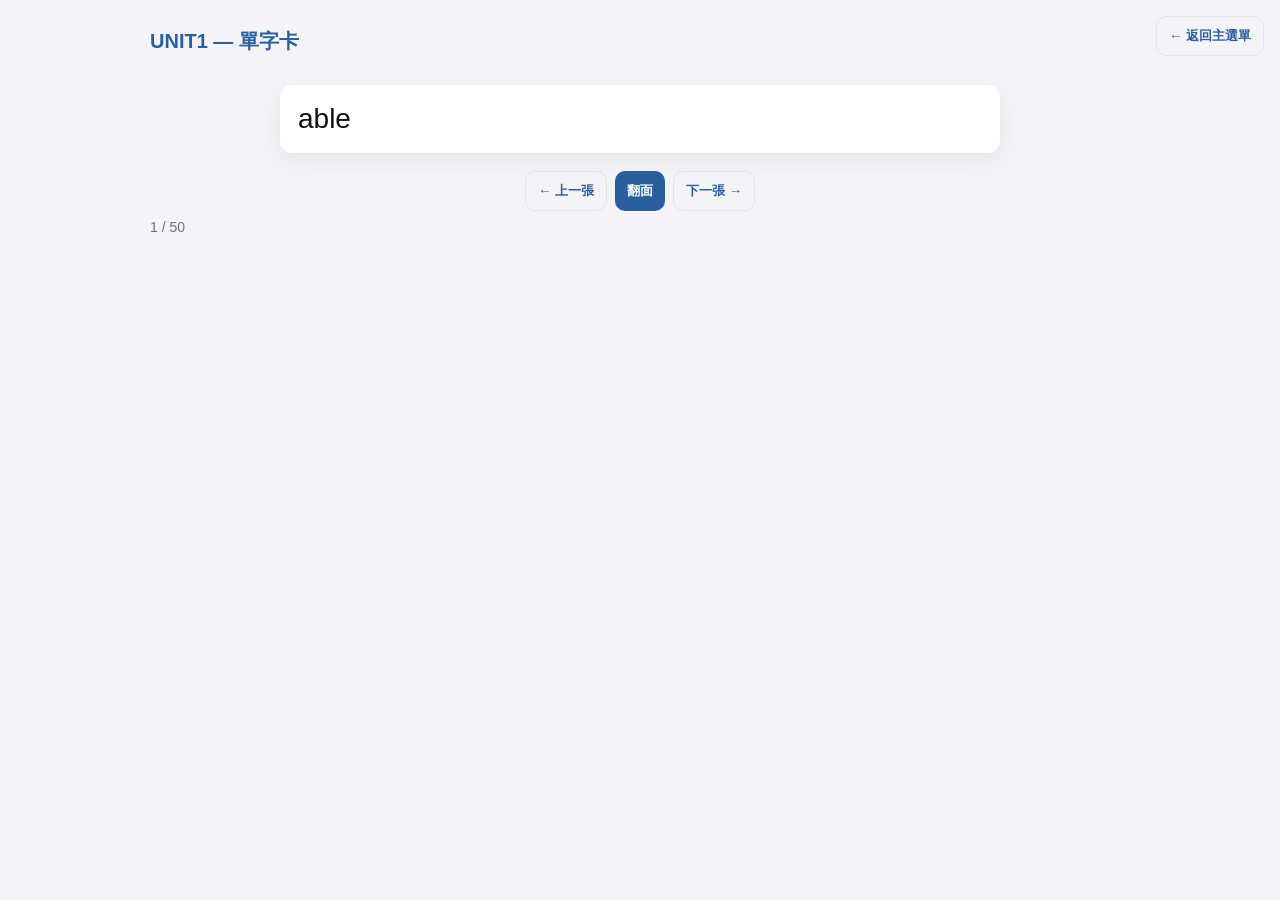
<file: flashcards.html>
<!doctype html><html lang="zh-Hant"><head><meta charset='utf-8'><meta name='viewport' content='width=device-width,initial-scale=1'><title>單字卡</title><link rel='stylesheet' href='styles.css'></head><body><div class='container'><header><h1 id='page-title'>單字卡</h1><div style="position:absolute;right:16px;top:16px"><button class="btn ghost" onclick="location.href=BASE_PATH+'home.html'">← 返回主選單</button></div></header><main><div class='card-center' id='card-center'><div id='card-body' style='font-size:28px'>載入中…</div></div><div style='display:flex;justify-content:center;gap:8px;margin-top:12px'><button id='prev' class='btn ghost'>← 上一張</button><button id='flip' class='btn'>翻面</button><button id='next' class='btn ghost'>下一張 →</button></div><div class='status' id='progress'></div></main></div><script src='data.js'></script><script src='app-common.js'></script><script>const unitF = qsParam('u')||'unit1'; document.getElementById('page-title').textContent = unitF.toUpperCase() + ' — 單字卡'; const listF = vocabByUnit[unitF]||[]; let idx=0, flipped=false; function render(){ if(!listF.length){ document.getElementById('card-body').textContent='本單元沒有單字'; return;} const it=listF[idx]; document.getElementById('card-body').textContent = flipped? it.definition : it.word; document.getElementById('progress').textContent = (idx+1) + ' / ' + listF.length;} document.getElementById('prev').onclick = ()=>{ idx=(idx-1+listF.length)%listF.length; flipped=false; render(); }; document.getElementById('next').onclick = ()=>{ idx=(idx+1)%listF.length; flipped=false; render(); }; document.getElementById('flip').onclick = ()=>{ flipped = !flipped; render(); }; render();</script></body></html>
</file>
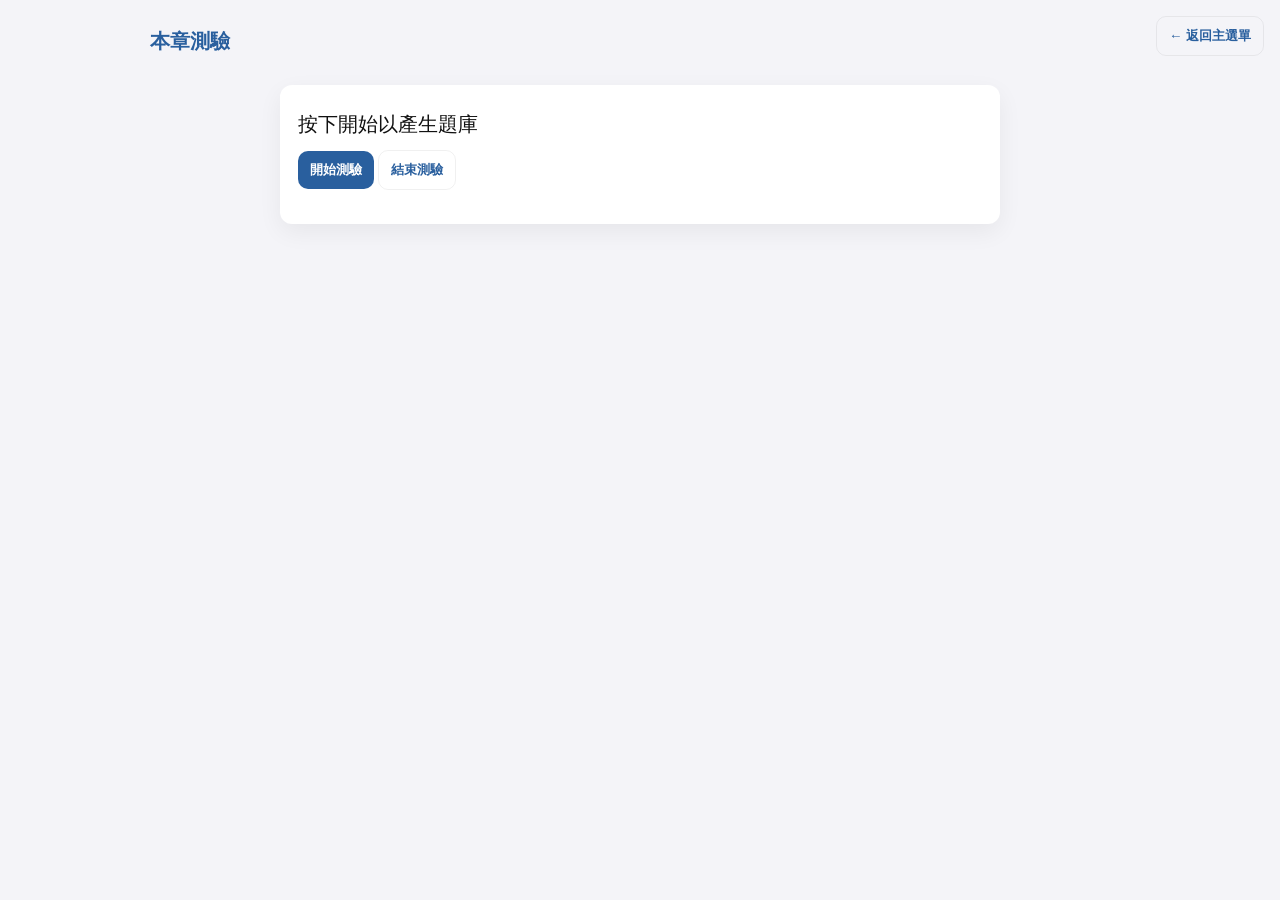
<file: quiz.html>
<!doctype html><html lang="zh-Hant"><head><meta charset='utf-8'><meta name='viewport' content='width=device-width,initial-scale=1'><title>測驗</title><link rel='stylesheet' href='styles.css'></head><body><div class='container'><header><h1 id='page-title'>本章測驗</h1><div style="position:absolute;right:16px;top:16px"><button class="btn ghost" id="backTop">← 返回主選單</button></div></header><main><div class='card-center' id='quiz-area'><div id='meta' class='status'></div><div id='qbox' style='font-size:20px;margin-bottom:12px'>按下開始以產生題庫</div><div id='choices'></div><div id='controls' style='margin-top:12px'><button id='start' class='btn'>開始測驗</button> <button id='end' class='btn ghost hidden'>結束測驗</button></div><div id='result' style='margin-top:16px'></div></div></main></div><script src='data.js'></script><script src='app-common.js'></script><script>
// 【已修正】新增 qsParam 函式和 BASE_PATH 變數，以確保 URL 參數讀取和連結的穩定性
function qsParam(n){
    return new URL(location.href).searchParams.get(n);
}
const BASE_PATH = '';

const unitQ = qsParam('u')||'unit1'; const mode = qsParam('mode')||'mix'; document.getElementById('page-title').textContent = unitQ.toUpperCase() + ' — 本章測驗';
const listQ = vocabByUnit[unitQ]||[];
document.getElementById('backTop').onclick = ()=> location.href = BASE_PATH + 'home.html';
let poolA=[], poolB=[], quiz=[], pos=0, correct=0, timer=0, tid=null, answers=[];
function buildPools(){ poolA = listQ.map((it,i)=>({id:(i+1)+'A',type:'A',prompt:it.word,answer:it.definition})); poolB = listQ.map((it,i)=>({id:(i+1)+'B',type:'B',prompt:it.definition,answer:it.word})); if(mode==='a'){ quiz = poolA.slice(); } else if(mode==='b'){ quiz = poolB.slice(); } else if(mode==='wrong'){ try{ const wb=JSON.parse(localStorage.getItem('wrongBook')||'{}'); const list = (wb && wb[unitQ])? wb[unitQ] : []; if(list.length>0){ quiz = list.map((w,i)=>({id:w.id||('W'+i+1), type:w.type, prompt:w.prompt, answer:w.correct||w.answer})); } else { quiz = []; } }catch(e){ quiz = []; } } else { quiz = poolA.concat(poolB); } // shuffle quiz
  for(let i=quiz.length-1;i>0;i--){ const j=Math.floor(Math.random()*(i+1)); [quiz[i],quiz[j]]=[quiz[j],quiz[i]]; } }
function start(){ if(!listQ.length){ alert('本單元沒有單字'); return;} buildPools(); pos=0; correct=0; timer=0; answers=[]; document.getElementById('start').classList.add('hidden'); document.getElementById('end').classList.remove('hidden'); tid = setInterval(()=>{ timer++; updateStatus(); },1000); showQuestion(); }
function endNow(){ if(tid) clearInterval(tid); tid=null; saveResult(); showResult(); }
function showQuestion(){ if(pos>=quiz.length){ endNow(); return;} const q=quiz[pos]; document.getElementById('meta').textContent = '題型: '+(q.type==='A'?'英→中':'中→英')+' | 題數: '+(pos+1)+' / '+quiz.length+' | 時間: '+timer+'s'; document.getElementById('qbox').textContent = (q.type==='A'?'英文：':'中文：') + q.prompt; const pool = (q.type==='A')? listQ.map(i=>i.definition) : listQ.map(i=>i.word); let opts = pool.filter(o=>o!==q.answer).sort(()=>Math.random()-0.5).slice(0,3); opts.push(q.answer); opts.sort(()=>Math.random()-0.5); const choices = document.getElementById('choices'); choices.innerHTML=''; opts.forEach(o=>{ const d=document.createElement('div'); d.className='choice'; d.textContent = o; d.onclick = ()=>{ answers.push({id:q.id,type:q.type,prompt:q.prompt,correct:q.answer,selected:o,index:pos+1,isCorrect:o===q.answer}); if(o===q.answer){ d.classList.add('correct'); correct++; } else { d.classList.add('wrong'); const ca=document.createElement('div'); ca.className='status'; ca.textContent = '正確答案：' + q.answer; d.appendChild(ca); } pos++; setTimeout(showQuestion,700); }; choices.appendChild(d); }); updateStatus(); }
function updateStatus(){ document.getElementById('controls').style.display='block'; document.getElementById('meta').style.visibility='visible'; document.getElementById('controls').innerHTML = '<button id="start" class="btn hidden">開始測驗</button> <button id="end" class="btn ghost">結束測驗</button>'; document.getElementById('end').onclick = endNow; }
function saveResult(){ const accuracy = Math.round(correct/quiz.length*1000)/10; const score = Math.round(correct/quiz.length*100); const res = {unit:unitQ,total:quiz.length,correct:correct,time:timer,accuracy:accuracy,score:score,timestamp:Date.now()}; saveLastResult(res); localStorage.setItem('lastAnswers', JSON.stringify({unit:unitQ,answers:answers,timestamp:Date.now()})); // update wrongBook
  try{ const wb = JSON.parse(localStorage.getItem('wrongBook')||'{}'); wb[unitQ] = wb[unitQ] || []; const wrongs = answers.filter(a=>!a.isCorrect).map(a=>({id:a.id,type:a.type,prompt:a.prompt,selected:a.selected,correct:a.correct})); wrongs.forEach(w=>{ const exists = wb[unitQ].some(x=>x.prompt===w.prompt && x.type===w.type && x.correct===w.correct); if(!exists) wb[unitQ].push(w); }); localStorage.setItem('wrongBook', JSON.stringify(wb)); }catch(e){ console.warn(e); } }
function showResult(){ const r = loadLastResult(); const el = document.getElementById('result'); if(!r){ el.innerHTML = '<div class="status">沒有成績記錄</div>'; return; } el.innerHTML = '<div class="card-center"><h3>測驗完成</h3><p>作答時間：'+r.time+' 秒</p><p>正確率：'+r.accuracy+'%</p><p>分數：'+r.score+' 分</p><p style="margin-top:8px"><a href="result.html">查看詳細錯題/成績</a></p></div>'; document.getElementById('start').classList.remove('hidden'); document.getElementById('end').classList.add('hidden'); }
document.getElementById('start').onclick = start; document.getElementById('end').onclick = endNow;
</script></body></html>
</file>
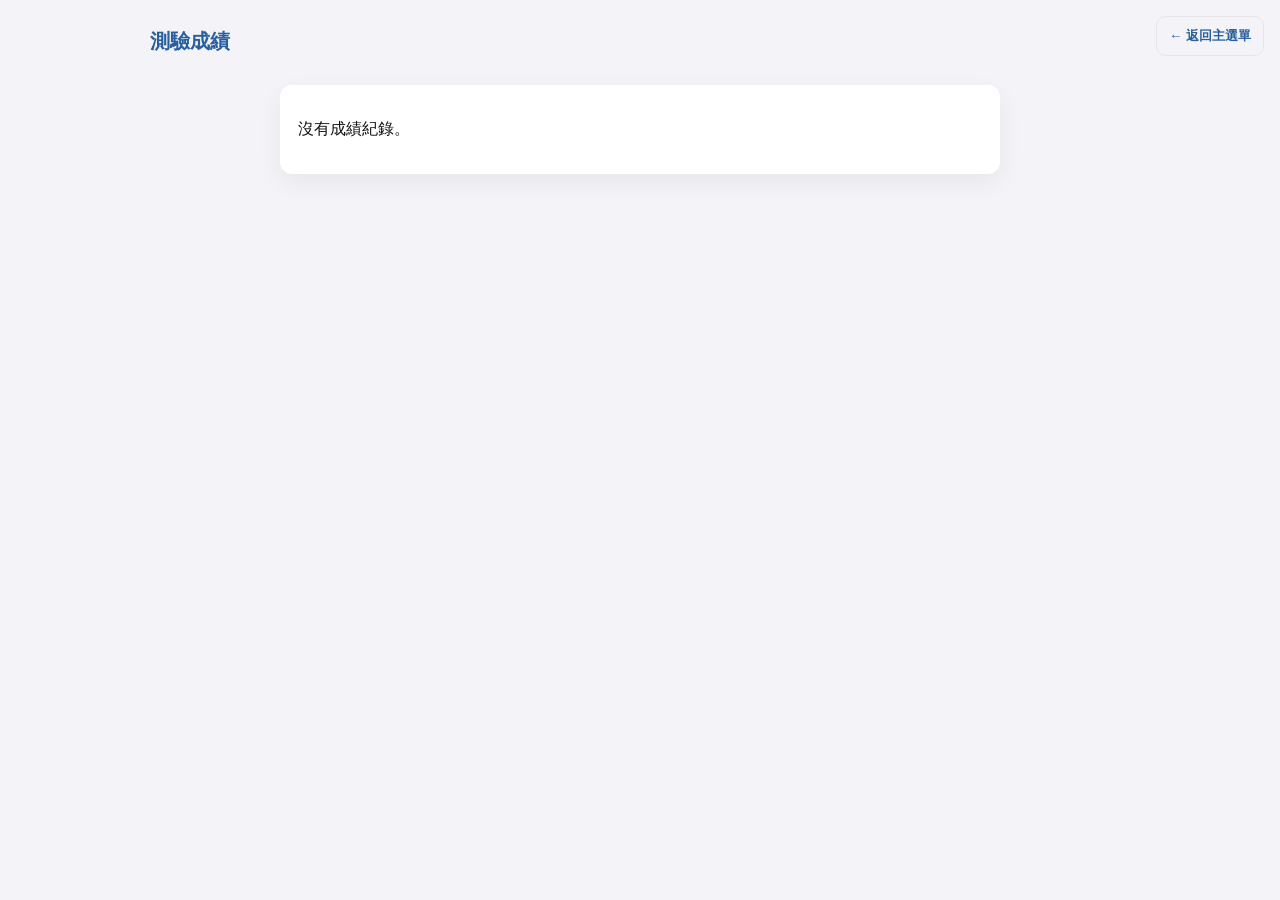
<file: result.html>
<!doctype html><html lang="zh-Hant"><head><meta charset='utf-8'><meta name='viewport' content='width=device-width,initial-scale=1'><title>成績</title><link rel='stylesheet' href='styles.css'></head><body><div class='container'><header><h1>測驗成績</h1><div style="position:absolute;right:16px;top:16px"><button class="btn ghost" onclick="location.href=BASE_PATH+'home.html'">← 返回主選單</button></div></header><main><div id='report' class='card-center'>載入中…</div></main></div><script src='app-common.js'></script><script>
(function(){ const r = loadLastResult(); const el = document.getElementById('report'); if(!r){ el.innerHTML = '<p>沒有成績紀錄。</p>'; return; } el.innerHTML = `<h3>單元：${r.unit||''}</h3><p>作答時間：${r.time} 秒</p><p>正確率：${r.accuracy}%</p><p>分數：${r.score} 分</p><p>完成時間：${new Date(r.timestamp).toLocaleString()}</p>`; const details = JSON.parse(localStorage.getItem('lastAnswers')||'null'); if(details && details.answers){ const wrongs = details.answers.filter(a=>!a.isCorrect); el.innerHTML += `<h4 style="margin-top:12px">錯題（共 ${wrongs.length} 題）</h4>`; if(wrongs.length===0){ el.innerHTML += '<p>恭喜全部答對！</p>'; } else { el.innerHTML += '<ol>'; wrongs.forEach(w=>{ el.innerHTML += `<li style="margin-bottom:8px"><div><strong>${w.index}. ${w.type==='A'?'英→中':'中→英'}</strong></div><div>題目：${escapeHtml(w.prompt)}</div><div>你的答案：${escapeHtml(w.selected)}</div><div style="color:#2d6df6">正確答案：${escapeHtml(w.correct)}</div></li>`; }); el.innerHTML += '</ol>'; } } // link to wrongbook
el.innerHTML += '<p style="margin-top:8px"><a href="wrongbook.html?u=' + (r.unit||'unit1') + '">查看錯題本</a></p>'; })();
</script></body></html>
</file>
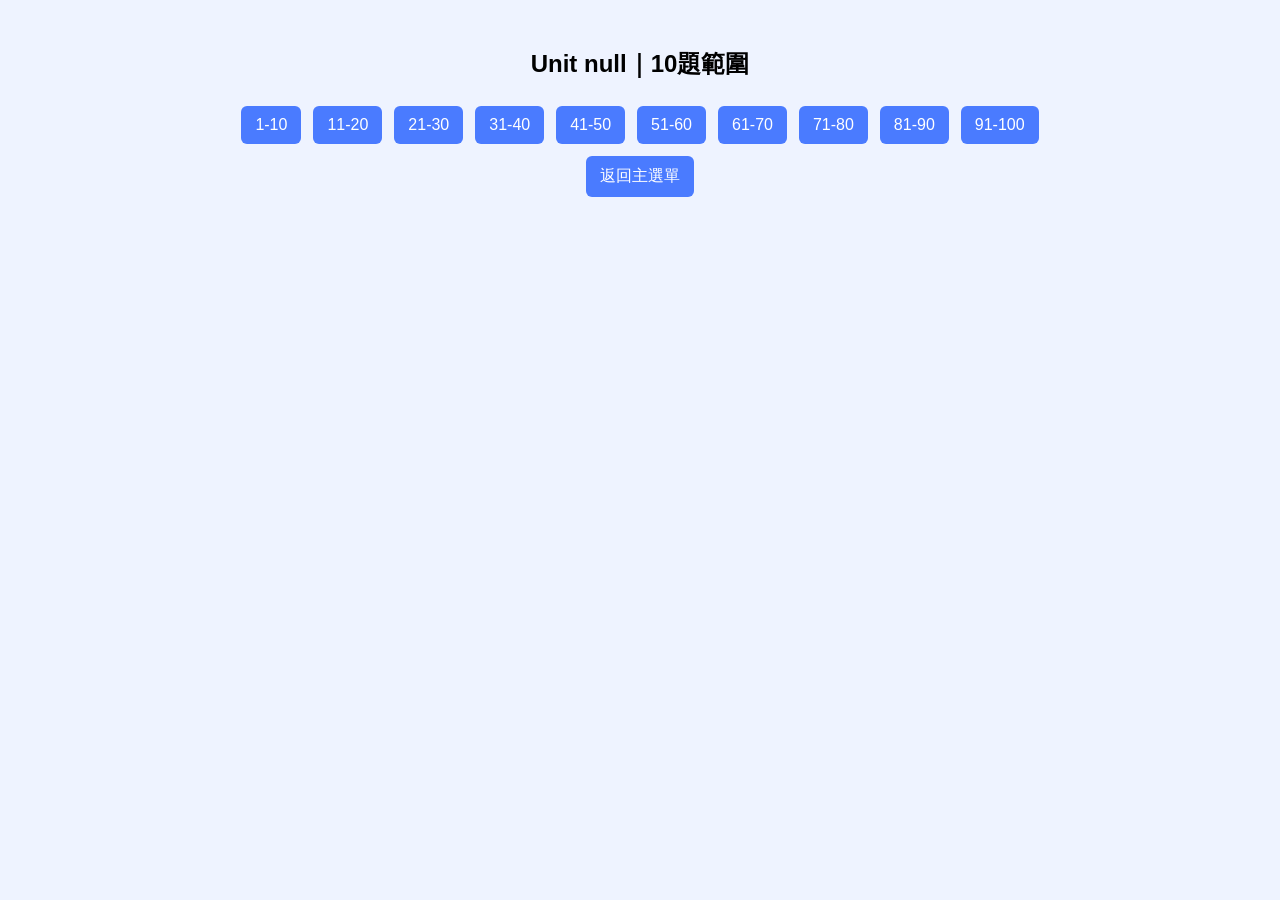
<file: unit10.html>
<!DOCTYPE html><html lang="zh-Hant"><head><meta charset="UTF-8"><meta name="viewport" content="width=device-width,initial-scale=1"><title>10題模式</title><style>body{font-family:sans-serif;background:#eef3ff;padding:20px;text-align:center}.btn{display:inline-block;padding:10px 14px;background:#4a7bff;color:#fff;margin:6px;border-radius:6px;text-decoration:none}</style></head><body><h2 id='title'></h2><div id='buttons'></div><a href='home.html' class='btn'>返回主選單</a><script>function qs(n){return new URL(location.href).searchParams.get(n);}const u=qs('u');document.getElementById('title').innerText='Unit '+u+'｜10題範圍';const box=document.getElementById('buttons');for(let s=1;s<=91;s+=10){let e=s+9;let quizLink=document.createElement('a');quizLink.className='btn';quizLink.href='quiz.html?u='+u+'&mode=fixed10&range='+s+'-'+e;quizLink.textContent=s+'-'+e;box.appendChild(quizLink);} </script></body></html>
</file>
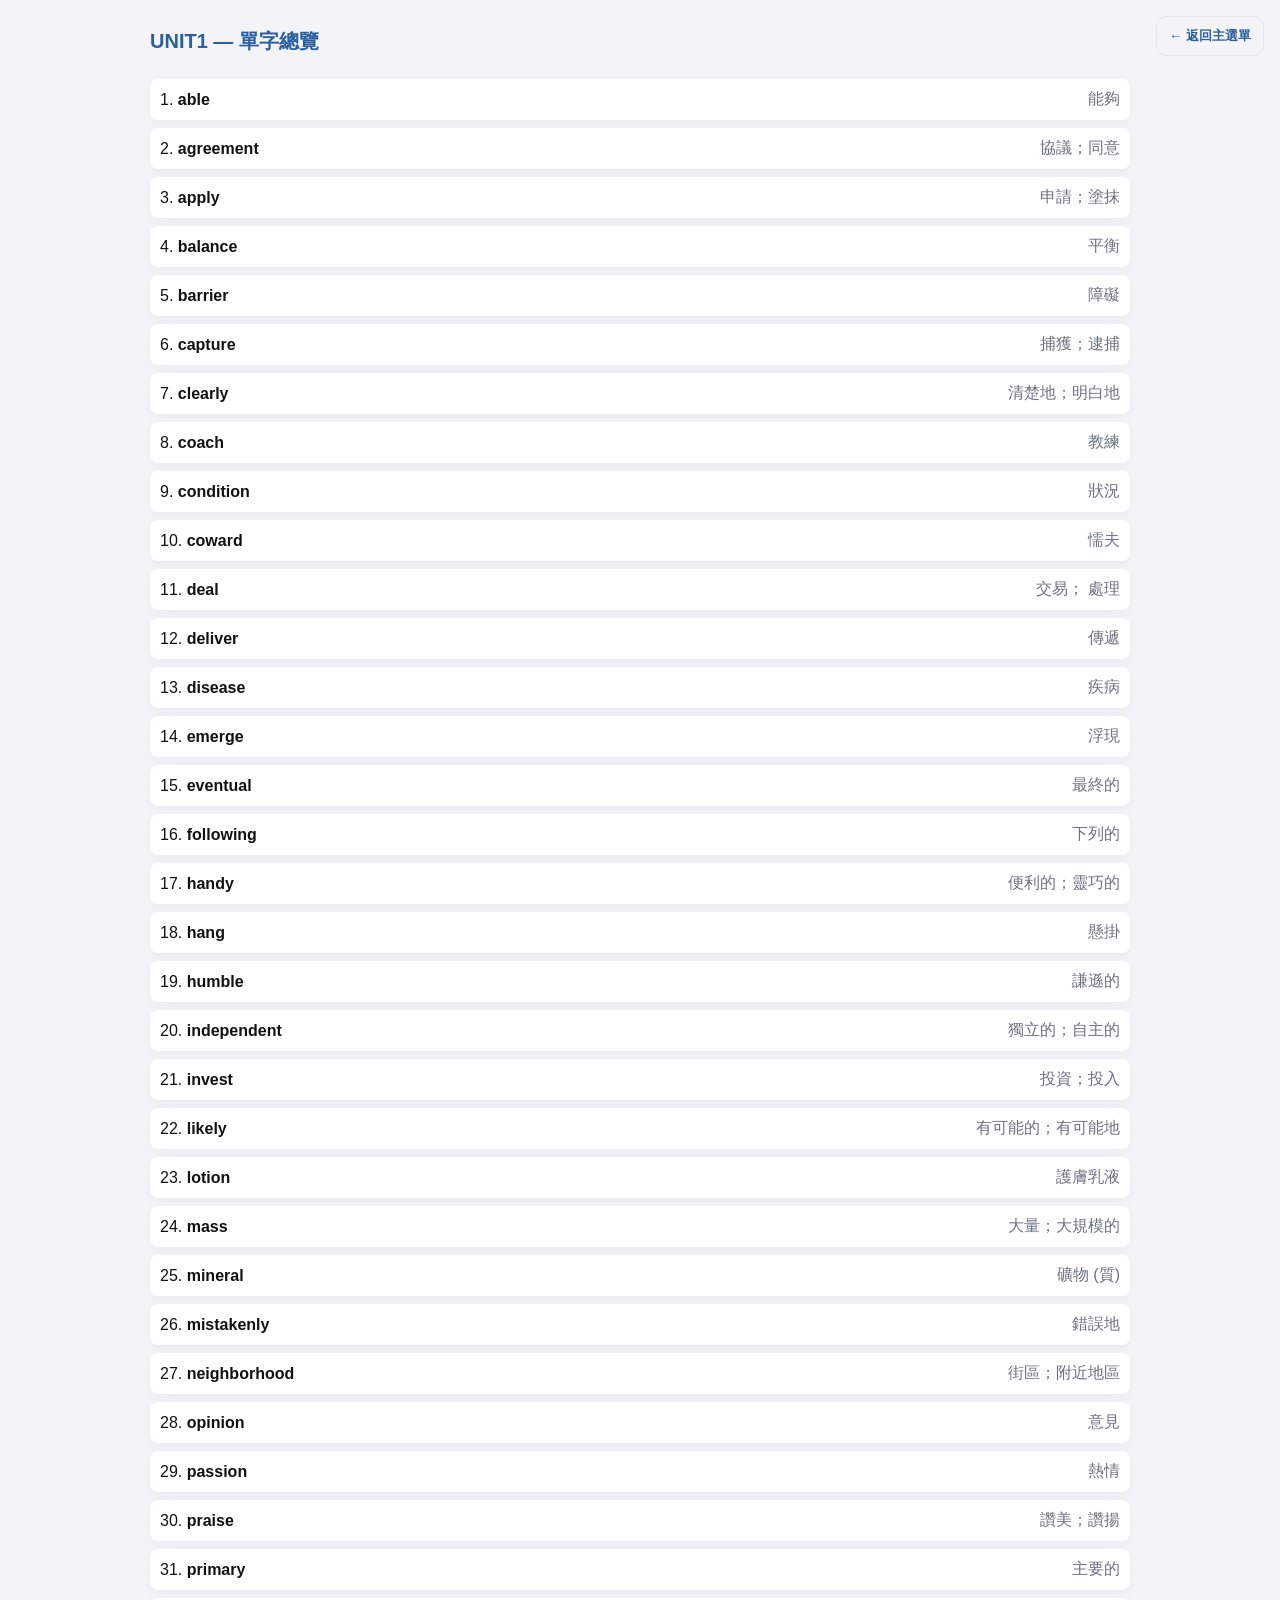
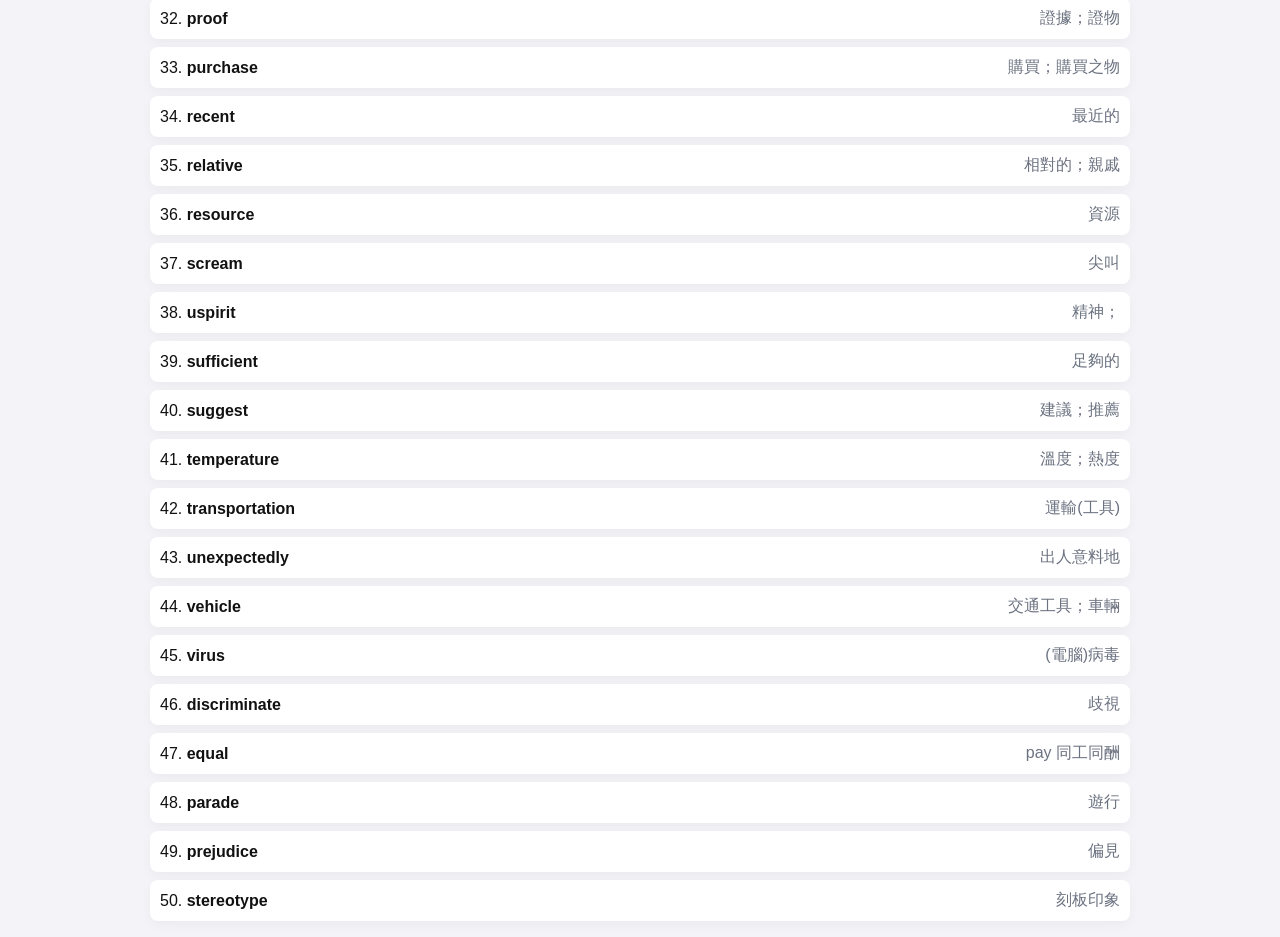
<file: vocab.html>
<!doctype html><html lang="zh-Hant"><head><meta charset="utf-8"><meta name="viewport" content="width=device-width,initial-scale=1"><title>單字總覽</title><link rel="stylesheet" href="styles.css"></head><body><div class="container"><header><h1 id="page-title">單字總覽</h1><div style="position:absolute;right:16px;top:16px"><button class="btn ghost" onclick="location.href=BASE_PATH+'home.html'">← 返回主選單</button></div></header><main><div id="vocab-area" class="vocab-list"></div></main></div><script src="data.js"></script><script src="app-common.js"></script><script>const unit = qsParam('u')||'unit1'; document.getElementById('page-title').textContent = unit.toUpperCase() + ' — 單字總覽'; (vocabByUnit[unit]||[]).forEach((it,i)=>{ const el=document.createElement('div'); el.className='vocab-item'; el.innerHTML = `<div>${i+1}. <strong>${escapeHtml(it.word)}</strong></div><div style="color:var(--muted)">${escapeHtml(it.definition)}</div>`; document.getElementById('vocab-area').appendChild(el); });</script></body></html>
</file>
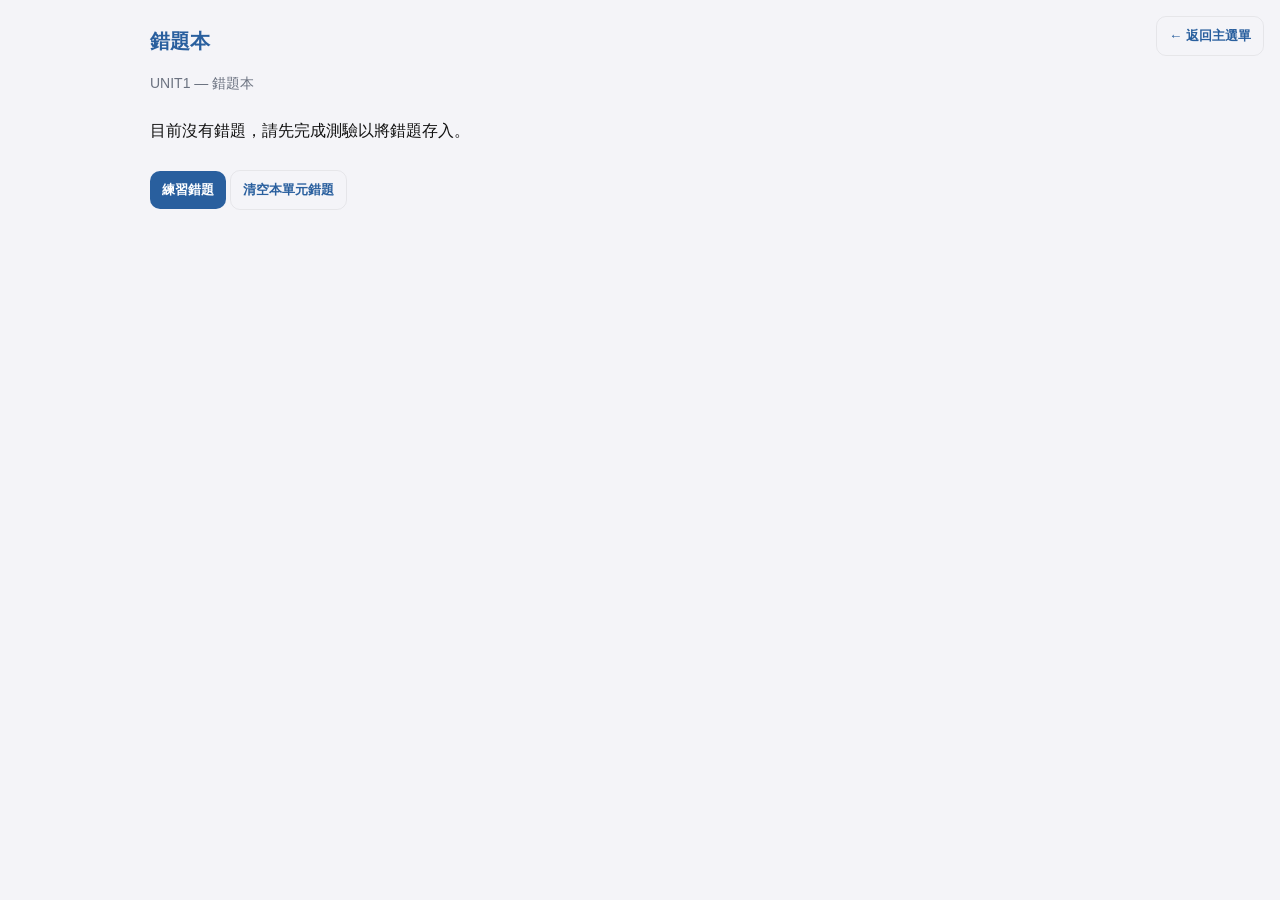
<file: wrongbook.html>
<!doctype html><html lang="zh-Hant"><head><meta charset='utf-8'><meta name='viewport' content='width=device-width,initial-scale=1'><title>錯題本</title><link rel='stylesheet' href='styles.css'></head><body><div class='container'><header><h1>錯題本</h1><div style="position:absolute;right:16px;top:16px"><button class="btn ghost" onclick="location.href=BASE_PATH+'home.html'">← 返回主選單</button></div></header><main><div id='info' class='status'>載入中…</div><div id='list' class='vocab-list' style='margin-top:12px'></div><div style='margin-top:12px'><button id='practice' class='btn'>練習錯題</button> <button id='clear' class='btn ghost'>清空本單元錯題</button></div></main></div><script src='app-common.js'></script><script>
const unitW = qsParam('u')||'unit1';
document.getElementById('info').textContent = unitW.toUpperCase() + ' — 錯題本';
const listEl = document.getElementById('list');
const wb = JSON.parse(localStorage.getItem('wrongBook')||'{}');
const arr = (wb && wb[unitW])? wb[unitW] : [];
if(arr.length===0){ listEl.innerHTML = '<p>目前沒有錯題，請先完成測驗以將錯題存入。</p>'; } else { arr.forEach((w,i)=>{ const el=document.createElement('div'); el.className='vocab-item'; el.innerHTML = `<div><strong>${i+1}. ${w.type==='A'?'英→中':'中→英'}</strong><div style="color:var(--muted)">題目：${escapeHtml(w.prompt)}</div></div><div style="text-align:right"><div style="color:#ef4444">你的錯誤答案：${escapeHtml(w.selected||'')}</div><div style="color:#16a34a">正確：${escapeHtml(w.correct)}</div><div style="margin-top:8px"><button class='btn small ghost' onclick='remove(${i})'>刪除</button></div></div>`; listEl.appendChild(el); }); }
function remove(idx){ arr.splice(idx,1); const wb2 = JSON.parse(localStorage.getItem('wrongBook')||'{}'); wb2[unitW]=arr; localStorage.setItem('wrongBook', JSON.stringify(wb2)); location.reload(); }
document.getElementById('practice').onclick = ()=>{ location.href = BASE_PATH + 'quiz.html?u=' + unitW + '&mode=wrong'; };
document.getElementById('clear').onclick = ()=>{ if(confirm('確定清空本單元錯題？')){ const wb2 = JSON.parse(localStorage.getItem('wrongBook')||'{}'); wb2[unitW]=[]; localStorage.setItem('wrongBook', JSON.stringify(wb2)); location.reload(); } };
</script></body></html>
</file>
<file: styles.css>
:root{
  --bg:#F4F4F8;
  --card:#FFFFFF;
  --primary:#295f9e;
  --muted:#6b7280;
  --accent:#00b0ff;
  --success:#16a34a;
  --danger:#ef4444;
}
*{box-sizing:border-box}
body{background:var(--bg);color:#111;font-family:"Noto Sans TC",sans-serif;margin:0;padding:16px}
.container{max-width:980px;margin:0 auto}
header{display:flex;align-items:center;justify-content:space-between;padding:12px 0}
h1{margin:0;font-size:20px;color:var(--primary)}
.unit-list{display:grid;grid-template-columns:repeat(auto-fit,minmax(240px,1fr));gap:12px;margin-top:12px}
.unit-card{background:var(--card);border-radius:12px;padding:12px;box-shadow:0 6px 18px rgba(2,6,23,0.06);display:flex;flex-direction:column;gap:8px}
.btn{background:var(--primary);color:white;padding:10px 12px;border-radius:10px;border:0;font-weight:700;cursor:pointer}
.btn.ghost{background:transparent;border:1px solid rgba(0,0,0,0.06);color:var(--primary)}
.controls{display:flex;gap:8px;flex-wrap:wrap}
.vocab-list{margin-top:12px;display:flex;flex-direction:column;gap:8px}
.vocab-item{background:var(--card);padding:10px;border-radius:8px;display:flex;justify-content:space-between;align-items:center;box-shadow:0 4px 12px rgba(2,6,23,0.04)}
.card-center{max-width:720px;margin:18px auto;padding:18px;background:var(--card);border-radius:12px;box-shadow:0 8px 24px rgba(2,6,23,0.06);}
.choice{background:var(--card);padding:12px;margin:8px 0;border-radius:10px;cursor:pointer;box-shadow:0 4px 12px rgba(2,6,23,0.04)}
.choice.correct{border:2px solid var(--success);}
.choice.wrong{border:2px solid var(--danger);}
.status{color:var(--muted);margin-top:8px;font-size:14px}
@media (max-width:720px){body{padding:10px}.unit-list{grid-template-columns:1fr}}
</file>
